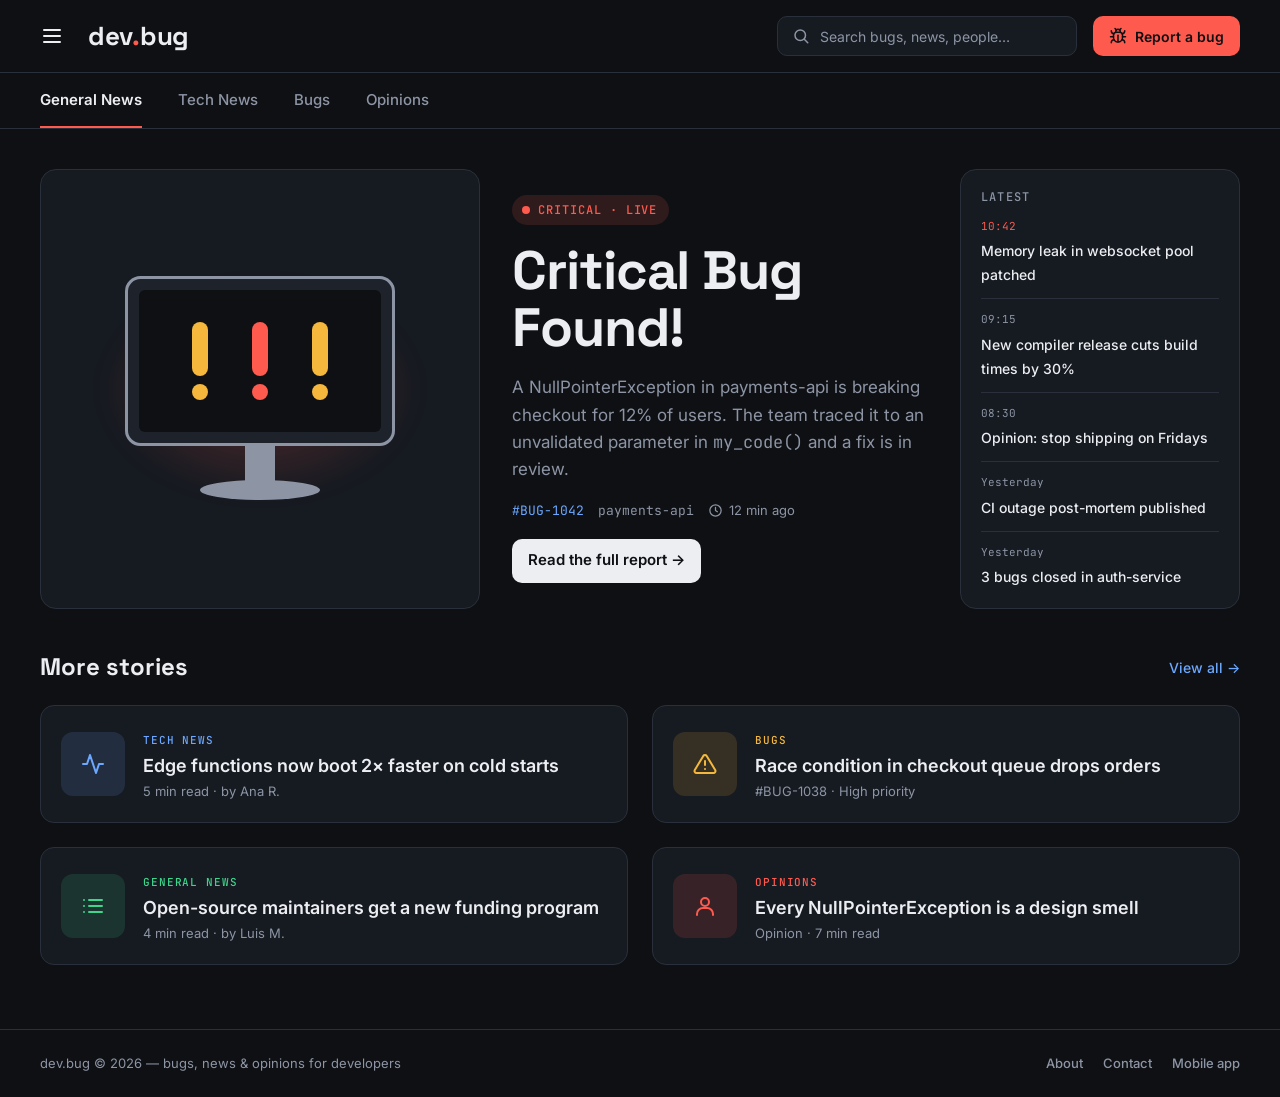
<file: index.html>
<!doctype html>
<html lang="en">
<head>
  <meta charset="utf-8">
  <meta name="viewport" content="width=device-width, initial-scale=1">
  <title>dev.bug — Bugs, news &amp; opinions for developers</title>
  <meta name="description" content="dev.bug: news, critical bug reports and opinions for developers.">
  <meta name="theme-color" content="#0E1014">
  <link rel="icon" href="img/favicon.svg" type="image/svg+xml">
  <link rel="preconnect" href="https://fonts.googleapis.com">
  <link rel="preconnect" href="https://fonts.gstatic.com" crossorigin>
  <link href="https://fonts.googleapis.com/css2?family=Inter:wght@400;500;600&family=JetBrains+Mono:wght@400;500;700&family=Space+Grotesk:wght@500;700&display=swap" rel="stylesheet">
  <link rel="stylesheet" href="css/styles.css">
</head>
<body>
  <!-- Iconos (sprite SVG) -->
  <svg class="sprite" xmlns="http://www.w3.org/2000/svg" aria-hidden="true">
    <symbol id="i-menu" viewBox="0 0 24 24"><path d="M4 6h16M4 12h16M4 18h16"/></symbol>
    <symbol id="i-x" viewBox="0 0 24 24"><path d="M18 6 6 18M6 6l12 12"/></symbol>
    <symbol id="i-bug" viewBox="0 0 24 24"><path d="M8 2l1.9 1.9M14.1 3.9L16 2"/><path d="M9 7.1V6a3 3 0 0 1 6 0v1.1"/><path d="M12 20c-3.3 0-6-2.7-6-6v-3a4 4 0 0 1 4-4h4a4 4 0 0 1 4 4v3c0 3.3-2.7 6-6 6z"/><path d="M12 20v-9"/><path d="M6.5 9C4.6 8.8 3 7.1 3 5M6 13H2M3 21c0-2.1 1.7-3.9 3.8-4M21 5c0 2.1-1.6 3.8-3.5 4M22 13h-4M17.2 17c2.1.1 3.8 1.9 3.8 4"/></symbol>
    <symbol id="i-search" viewBox="0 0 24 24"><circle cx="11" cy="11" r="7"/><path d="M21 21l-4.3-4.3"/></symbol>
    <symbol id="i-clock" viewBox="0 0 24 24"><circle cx="12" cy="12" r="9"/><path d="M12 7v5l3 2"/></symbol>
    <symbol id="i-activity" viewBox="0 0 24 24"><path d="M22 12h-4l-3 9L9 3l-3 9H2"/></symbol>
    <symbol id="i-alert" viewBox="0 0 24 24"><path d="M10.3 3.9L1.8 18a2 2 0 0 0 1.7 3h17a2 2 0 0 0 1.7-3L13.7 3.9a2 2 0 0 0-3.4 0z"/><path d="M12 9v4M12 17h.01"/></symbol>
    <symbol id="i-list" viewBox="0 0 24 24"><path d="M8 6h13M8 12h13M8 18h13M3 6h.01M3 12h.01M3 18h.01"/></symbol>
    <symbol id="i-user" viewBox="0 0 24 24"><circle cx="12" cy="8" r="4"/><path d="M4 21v-1a6 6 0 0 1 6-6h4a6 6 0 0 1 6 6v1"/></symbol>
    <symbol id="i-news" viewBox="0 0 24 24"><path d="M4 4h13a1 1 0 0 1 1 1v14a2 2 0 0 0 2 2H6a2 2 0 0 1-2-2z"/><path d="M18 8h2v11a2 2 0 0 1-2 2"/><path d="M8 8h6M8 12h6M8 16h4"/></symbol>
    <symbol id="i-phone" viewBox="0 0 24 24"><rect x="6" y="2" width="12" height="20" rx="2"/><path d="M11 18h2"/></symbol>
  </svg>

  <!-- Menú lateral -->
  <div class="overlay" data-close></div>
  <aside class="drawer" id="drawer" aria-label="Main menu">
    <div class="drawer__head">
      <span class="logo">dev<span class="dot">.</span>bug</span>
      <button class="icon-btn" data-close aria-label="Close menu"><svg class="icon" aria-hidden="true"><use href="#i-x"/></svg></button>
    </div>
    <nav>
      <a href="index.html" aria-current="page"><svg class="icon icon--sm" aria-hidden="true"><use href="#i-news"/></svg>News (desktop)</a>
      <a href="movil-inicio.html"><svg class="icon icon--sm" aria-hidden="true"><use href="#i-phone"/></svg>Bugs app (mobile)</a>
      <a href="movil-detalle.html"><svg class="icon icon--sm" aria-hidden="true"><use href="#i-bug"/></svg>Bug #1042 detail</a>
    </nav>
    <small>dev.bug · UI prototype</small>
  </aside>

  <header class="site-header">
    <div class="container">
      <button class="icon-btn" data-open-drawer aria-controls="drawer" aria-expanded="false" aria-label="Open menu">
        <svg class="icon" aria-hidden="true"><use href="#i-menu"/></svg>
      </button>
      <a href="index.html" class="logo" aria-label="dev.bug home">dev<span class="dot">.</span>bug</a>
      <label class="search">
        <svg class="icon icon--sm" aria-hidden="true"><use href="#i-search"/></svg>
        <span class="visually-hidden">Search</span>
        <input type="search" placeholder="Search bugs, news, people…">
      </label>
      <a href="#" class="btn btn--danger btn--sm report-btn" data-soon="Bug reporting" aria-label="Report a bug">
        <svg class="icon icon--sm" aria-hidden="true"><use href="#i-bug"/></svg><span>Report a bug</span>
      </a>
    </div>
  </header>

  <nav class="tabs" aria-label="Categories">
    <div class="container" role="tablist">
      <button class="tab" role="tab" aria-selected="true" data-filter="all">General News</button>
      <button class="tab" role="tab" aria-selected="false" data-filter="tech">Tech News</button>
      <button class="tab" role="tab" aria-selected="false" data-filter="bugs">Bugs</button>
      <button class="tab" role="tab" aria-selected="false" data-filter="opinions">Opinions</button>
    </div>
  </nav>

  <main class="home">
    <div class="container">

      <section class="hero" aria-labelledby="hero-title">
        <div class="illus">
          <svg viewBox="0 0 270 226" role="img" aria-label="Monitor showing three alert signs">
            <rect x="1.5" y="1.5" width="267" height="167" rx="14" fill="#1D222B" stroke="#8D95A5" stroke-width="3"/>
            <rect x="14" y="14" width="242" height="142" rx="6" fill="#0E1014"/>
            <g class="alert-mark" fill="#F5B83D"><rect x="67" y="46" width="16" height="54" rx="8"/><circle cx="75" cy="116" r="8"/></g>
            <g class="alert-mark" fill="#FF5A4E"><rect x="127" y="46" width="16" height="54" rx="8"/><circle cx="135" cy="116" r="8"/></g>
            <g class="alert-mark" fill="#F5B83D"><rect x="187" y="46" width="16" height="54" rx="8"/><circle cx="195" cy="116" r="8"/></g>
            <rect x="120" y="170" width="30" height="40" fill="#8D95A5"/>
            <ellipse cx="135" cy="214" rx="60" ry="10" fill="#8D95A5"/>
          </svg>
        </div>

        <div class="headline">
          <span class="chip chip--bug chip--lg">Critical · Live</span>
          <h1 id="hero-title">Critical Bug Found!</h1>
          <p>A NullPointerException in payments-api is breaking checkout for 12% of users. The team traced it to an unvalidated parameter in <code class="mono">my_code()</code> and a fix is in review.</p>
          <div class="meta">
            <span class="mono c-info">#BUG-1042</span>
            <span class="mono">payments-api</span>
            <span class="meta__time"><svg class="icon icon--xs" aria-hidden="true"><use href="#i-clock"/></svg>12 min ago</span>
          </div>
          <a href="movil-detalle.html" class="btn btn--light">Read the full report →</a>
        </div>

        <aside class="latest" aria-labelledby="latest-title">
          <h2 class="label" id="latest-title">Latest</h2>
          <ul>
            <li><time>10:42</time><a href="#" data-soon="Article">Memory leak in websocket pool patched</a></li>
            <li><time>09:15</time><a href="#" data-soon="Article">New compiler release cuts build times by 30%</a></li>
            <li><time>08:30</time><a href="#" data-soon="Article">Opinion: stop shipping on Fridays</a></li>
            <li><time>Yesterday</time><a href="#" data-soon="Article">CI outage post-mortem published</a></li>
            <li><time>Yesterday</time><a href="#" data-soon="Article">3 bugs closed in auth-service</a></li>
          </ul>
        </aside>
      </section>

      <section aria-labelledby="more-title">
        <div class="section-head">
          <h2 id="more-title">More stories</h2>
          <a href="#" class="link" data-soon="Archive">View all →</a>
        </div>
        <div class="stories">
          <a href="#" class="story" data-cat="tech" data-soon="Article">
            <span class="story__thumb bg-info"><svg class="icon" aria-hidden="true"><use href="#i-activity"/></svg></span>
            <div>
              <span class="story__cat t-info">Tech News</span>
              <h3>Edge functions now boot 2× faster on cold starts</h3>
              <p>5 min read · by Ana R.</p>
            </div>
          </a>
          <a href="#" class="story" data-cat="bugs" data-soon="Bug #1038">
            <span class="story__thumb bg-warn"><svg class="icon" aria-hidden="true"><use href="#i-alert"/></svg></span>
            <div>
              <span class="story__cat t-warn">Bugs</span>
              <h3>Race condition in checkout queue drops orders</h3>
              <p>#BUG-1038 · High priority</p>
            </div>
          </a>
          <a href="#" class="story" data-cat="general" data-soon="Article">
            <span class="story__thumb bg-ok"><svg class="icon" aria-hidden="true"><use href="#i-list"/></svg></span>
            <div>
              <span class="story__cat t-ok">General News</span>
              <h3>Open-source maintainers get a new funding program</h3>
              <p>4 min read · by Luis M.</p>
            </div>
          </a>
          <a href="#" class="story" data-cat="opinions" data-soon="Article">
            <span class="story__thumb bg-bug"><svg class="icon" aria-hidden="true"><use href="#i-user"/></svg></span>
            <div>
              <span class="story__cat t-bug">Opinions</span>
              <h3>Every NullPointerException is a design smell</h3>
              <p>Opinion · 7 min read</p>
            </div>
          </a>
        </div>
      </section>

    </div>
  </main>

  <footer class="site-footer">
    <div class="container">
      <span>dev.bug © 2026 — bugs, news &amp; opinions for developers</span>
      <nav aria-label="Footer">
        <a href="#" data-soon="About">About</a>
        <a href="#" data-soon="Contact">Contact</a>
        <a href="movil-inicio.html">Mobile app</a>
      </nav>
    </div>
  </footer>

  <div class="toast" role="status" aria-live="polite"></div>
  <script src="js/app.js"></script>
</body>
</html>
</file>
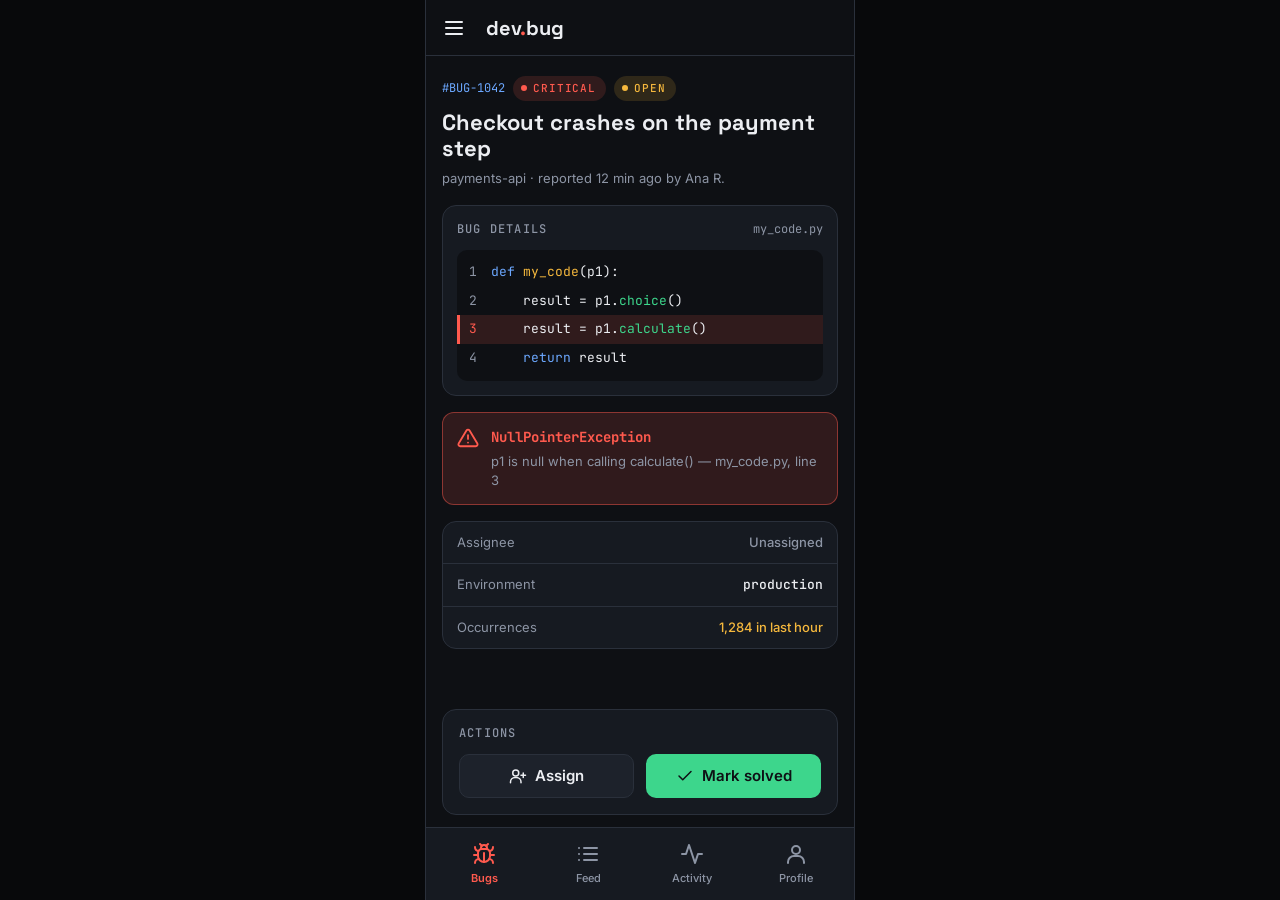
<file: movil-detalle.html>
<!doctype html>
<html lang="en">
<head>
  <meta charset="utf-8">
  <meta name="viewport" content="width=device-width, initial-scale=1, viewport-fit=cover">
  <title>dev.bug — Bug #1042</title>
  <meta name="description" content="dev.bug mobile: bug detail #BUG-1042, NullPointerException in payments-api.">
  <meta name="theme-color" content="#0E1014">
  <link rel="icon" href="img/favicon.svg" type="image/svg+xml">
  <link rel="preconnect" href="https://fonts.googleapis.com">
  <link rel="preconnect" href="https://fonts.gstatic.com" crossorigin>
  <link href="https://fonts.googleapis.com/css2?family=Inter:wght@400;500;600&family=JetBrains+Mono:wght@400;500;700&family=Space+Grotesk:wght@500;700&display=swap" rel="stylesheet">
  <link rel="stylesheet" href="css/styles.css">
</head>
<body class="app-body">
  <svg class="sprite" xmlns="http://www.w3.org/2000/svg" aria-hidden="true">
    <symbol id="i-menu" viewBox="0 0 24 24"><path d="M4 6h16M4 12h16M4 18h16"/></symbol>
    <symbol id="i-x" viewBox="0 0 24 24"><path d="M18 6 6 18M6 6l12 12"/></symbol>
    <symbol id="i-bug" viewBox="0 0 24 24"><path d="M8 2l1.9 1.9M14.1 3.9L16 2"/><path d="M9 7.1V6a3 3 0 0 1 6 0v1.1"/><path d="M12 20c-3.3 0-6-2.7-6-6v-3a4 4 0 0 1 4-4h4a4 4 0 0 1 4 4v3c0 3.3-2.7 6-6 6z"/><path d="M12 20v-9"/><path d="M6.5 9C4.6 8.8 3 7.1 3 5M6 13H2M3 21c0-2.1 1.7-3.9 3.8-4M21 5c0 2.1-1.6 3.8-3.5 4M22 13h-4M17.2 17c2.1.1 3.8 1.9 3.8 4"/></symbol>
    <symbol id="i-list" viewBox="0 0 24 24"><path d="M8 6h13M8 12h13M8 18h13M3 6h.01M3 12h.01M3 18h.01"/></symbol>
    <symbol id="i-activity" viewBox="0 0 24 24"><path d="M22 12h-4l-3 9L9 3l-3 9H2"/></symbol>
    <symbol id="i-user" viewBox="0 0 24 24"><circle cx="12" cy="8" r="4"/><path d="M4 21v-1a6 6 0 0 1 6-6h4a6 6 0 0 1 6 6v1"/></symbol>
    <symbol id="i-alert" viewBox="0 0 24 24"><path d="M10.3 3.9L1.8 18a2 2 0 0 0 1.7 3h17a2 2 0 0 0 1.7-3L13.7 3.9a2 2 0 0 0-3.4 0z"/><path d="M12 9v4M12 17h.01"/></symbol>
    <symbol id="i-check" viewBox="0 0 24 24"><path d="M20 6L9 17l-5-5"/></symbol>
    <symbol id="i-user-plus" viewBox="0 0 24 24"><circle cx="9" cy="8" r="4"/><path d="M2 21v-1a6 6 0 0 1 6-6h2a6 6 0 0 1 6 6v1M19 8v6M16 11h6"/></symbol>
    <symbol id="i-news" viewBox="0 0 24 24"><path d="M4 4h13a1 1 0 0 1 1 1v14a2 2 0 0 0 2 2H6a2 2 0 0 1-2-2z"/><path d="M18 8h2v11a2 2 0 0 1-2 2"/><path d="M8 8h6M8 12h6M8 16h4"/></symbol>
    <symbol id="i-phone" viewBox="0 0 24 24"><rect x="6" y="2" width="12" height="20" rx="2"/><path d="M11 18h2"/></symbol>
  </svg>

  <div class="overlay" data-close></div>
  <aside class="drawer" id="drawer" aria-label="Main menu">
    <div class="drawer__head">
      <span class="logo">dev<span class="dot">.</span>bug</span>
      <button class="icon-btn" data-close aria-label="Close menu"><svg class="icon" aria-hidden="true"><use href="#i-x"/></svg></button>
    </div>
    <nav>
      <a href="index.html"><svg class="icon icon--sm" aria-hidden="true"><use href="#i-news"/></svg>News (desktop)</a>
      <a href="movil-inicio.html"><svg class="icon icon--sm" aria-hidden="true"><use href="#i-phone"/></svg>Bugs app (mobile)</a>
      <a href="movil-detalle.html" aria-current="page"><svg class="icon icon--sm" aria-hidden="true"><use href="#i-bug"/></svg>Bug #1042 detail</a>
    </nav>
    <small>dev.bug · UI prototype</small>
  </aside>

  <div class="app">
    <header class="appbar">
      <button class="icon-btn" data-open-drawer aria-controls="drawer" aria-expanded="false" aria-label="Open menu">
        <svg class="icon" aria-hidden="true"><use href="#i-menu"/></svg>
      </button>
      <a href="movil-inicio.html" class="logo">dev<span class="dot">.</span>bug</a>
    </header>

    <main class="app-content">
      <div class="title-block">
        <div class="tags">
          <span class="mono c-info">#BUG-1042</span>
          <span class="chip chip--bug">Critical</span>
          <span class="chip chip--warn" data-status-chip data-open="Open" data-open-class="chip--warn">Open</span>
        </div>
        <h1>Checkout crashes on the payment step</h1>
        <p>payments-api · reported 12 min ago by Ana R.</p>
      </div>

      <section class="panel details" aria-labelledby="details-title">
        <div class="details__head">
          <h2 class="label" id="details-title">Bug details</h2>
          <span class="mono">my_code.py</span>
        </div>
        <div class="code" role="region" aria-label="Source code, error on line 3" tabindex="0">
          <div class="code__line"><span class="code__ln">1</span><span><span class="kw">def</span> <span class="fn">my_code</span>(p1):</span></div>
          <div class="code__line"><span class="code__ln">2</span><span>    result = p1.<span class="call">choice</span>()</span></div>
          <div class="code__line code__line--error"><span class="code__ln">3</span><span>    result = p1.<span class="call">calculate</span>()</span></div>
          <div class="code__line"><span class="code__ln">4</span><span>    <span class="kw">return</span> result</span></div>
        </div>
      </section>

      <div class="error-box" role="alert">
        <svg class="icon" aria-hidden="true"><use href="#i-alert"/></svg>
        <div>
          <strong>NullPointerException</strong>
          <p>p1 is null when calling calculate() — my_code.py, line 3</p>
        </div>
      </div>

      <dl class="panel info-rows">
        <div><dt>Assignee</dt><dd class="muted" data-assignee>Unassigned</dd></div>
        <div><dt>Environment</dt><dd class="mono">production</dd></div>
        <div><dt>Occurrences</dt><dd class="t-warn">1,284 in last hour</dd></div>
      </dl>
    </main>

    <div class="dock">
      <section class="actions" aria-label="Actions for bug #1042">
        <h2 class="label">Actions</h2>
        <div class="actions__row">
          <button class="btn btn--secondary" data-action="assign">
            <svg class="icon icon--sm" aria-hidden="true"><use href="#i-user-plus"/></svg><span>Assign</span>
          </button>
          <button class="btn btn--primary" data-action="solve">
            <svg class="icon icon--sm" aria-hidden="true"><use href="#i-check"/></svg><span>Mark solved</span>
          </button>
        </div>
      </section>
      <nav class="bottom-nav" aria-label="App">
        <a href="movil-inicio.html" class="nav-item" aria-current="page"><svg class="icon" aria-hidden="true"><use href="#i-bug"/></svg>Bugs</a>
        <a href="index.html" class="nav-item"><svg class="icon" aria-hidden="true"><use href="#i-list"/></svg>Feed</a>
        <a href="#" class="nav-item" data-soon="Activity"><svg class="icon" aria-hidden="true"><use href="#i-activity"/></svg>Activity</a>
        <a href="#" class="nav-item" data-soon="Profile"><svg class="icon" aria-hidden="true"><use href="#i-user"/></svg>Profile</a>
      </nav>
    </div>
  </div>

  <div class="sheet" role="dialog" aria-modal="true" aria-labelledby="sheet-title">
    <div class="sheet__grab"></div>
    <h2 id="sheet-title">Assign bug #1042 to…</h2>
    <ul>
      <li><button class="person" data-name="Ana R."><span class="avatar bg-info">AR</span><span>Ana R.<small>Backend · payments</small></span></button></li>
      <li><button class="person" data-name="Luis M."><span class="avatar bg-ok">LM</span><span>Luis M.<small>Full-stack</small></span></button></li>
      <li><button class="person" data-name="Sofía T."><span class="avatar bg-warn">ST</span><span>Sofía T.<small>QA</small></span></button></li>
    </ul>
  </div>

  <div class="toast" role="status" aria-live="polite"></div>
  <script src="js/app.js"></script>
</body>
</html>
</file>
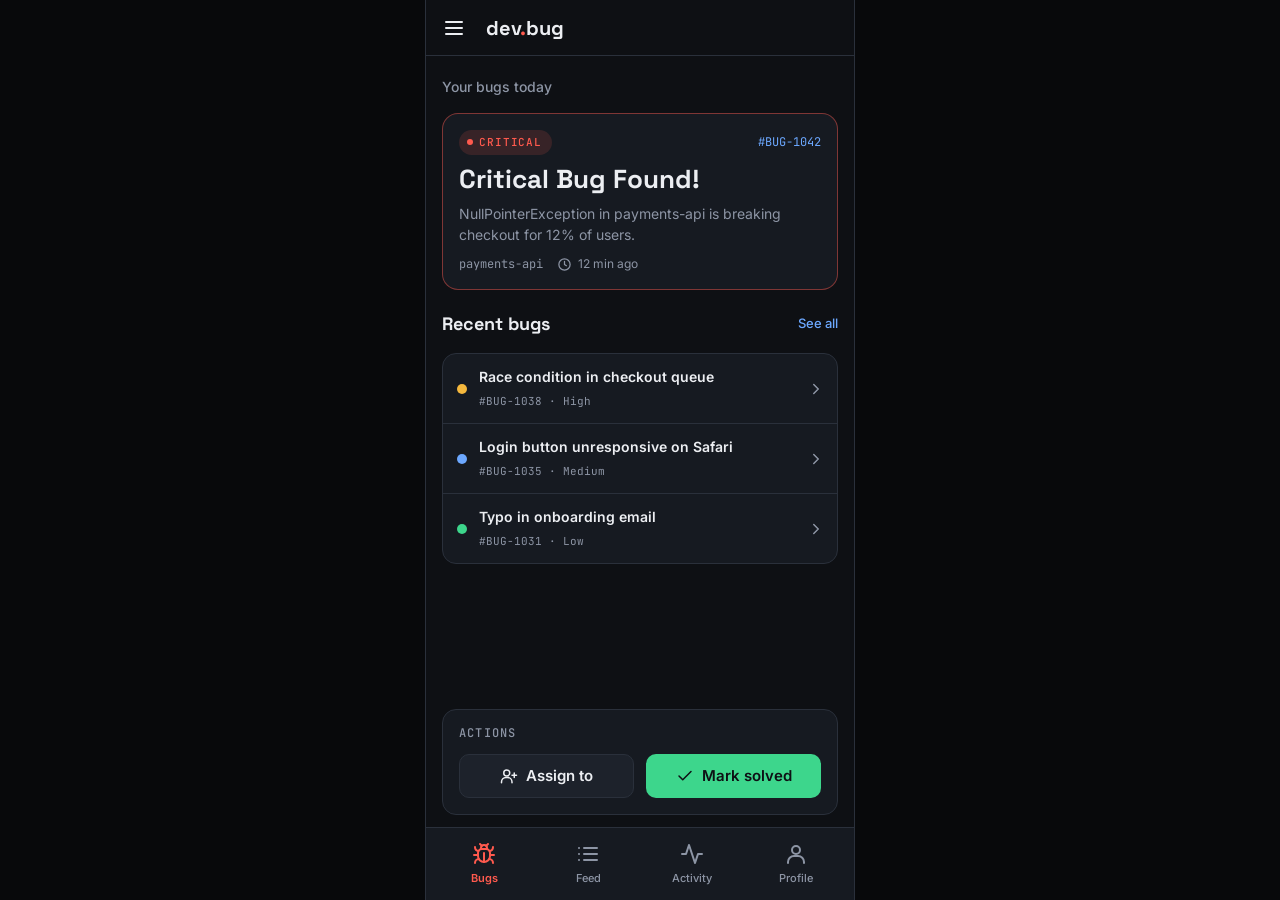
<file: movil-inicio.html>
<!doctype html>
<html lang="en">
<head>
  <meta charset="utf-8">
  <meta name="viewport" content="width=device-width, initial-scale=1, viewport-fit=cover">
  <title>dev.bug — Bugs</title>
  <meta name="description" content="dev.bug mobile: your bugs today.">
  <meta name="theme-color" content="#0E1014">
  <link rel="icon" href="img/favicon.svg" type="image/svg+xml">
  <link rel="preconnect" href="https://fonts.googleapis.com">
  <link rel="preconnect" href="https://fonts.gstatic.com" crossorigin>
  <link href="https://fonts.googleapis.com/css2?family=Inter:wght@400;500;600&family=JetBrains+Mono:wght@400;500;700&family=Space+Grotesk:wght@500;700&display=swap" rel="stylesheet">
  <link rel="stylesheet" href="css/styles.css">
</head>
<body class="app-body">
  <svg class="sprite" xmlns="http://www.w3.org/2000/svg" aria-hidden="true">
    <symbol id="i-menu" viewBox="0 0 24 24"><path d="M4 6h16M4 12h16M4 18h16"/></symbol>
    <symbol id="i-x" viewBox="0 0 24 24"><path d="M18 6 6 18M6 6l12 12"/></symbol>
    <symbol id="i-bug" viewBox="0 0 24 24"><path d="M8 2l1.9 1.9M14.1 3.9L16 2"/><path d="M9 7.1V6a3 3 0 0 1 6 0v1.1"/><path d="M12 20c-3.3 0-6-2.7-6-6v-3a4 4 0 0 1 4-4h4a4 4 0 0 1 4 4v3c0 3.3-2.7 6-6 6z"/><path d="M12 20v-9"/><path d="M6.5 9C4.6 8.8 3 7.1 3 5M6 13H2M3 21c0-2.1 1.7-3.9 3.8-4M21 5c0 2.1-1.6 3.8-3.5 4M22 13h-4M17.2 17c2.1.1 3.8 1.9 3.8 4"/></symbol>
    <symbol id="i-list" viewBox="0 0 24 24"><path d="M8 6h13M8 12h13M8 18h13M3 6h.01M3 12h.01M3 18h.01"/></symbol>
    <symbol id="i-activity" viewBox="0 0 24 24"><path d="M22 12h-4l-3 9L9 3l-3 9H2"/></symbol>
    <symbol id="i-user" viewBox="0 0 24 24"><circle cx="12" cy="8" r="4"/><path d="M4 21v-1a6 6 0 0 1 6-6h4a6 6 0 0 1 6 6v1"/></symbol>
    <symbol id="i-clock" viewBox="0 0 24 24"><circle cx="12" cy="12" r="9"/><path d="M12 7v5l3 2"/></symbol>
    <symbol id="i-chevron" viewBox="0 0 24 24"><path d="M9 18l6-6-6-6"/></symbol>
    <symbol id="i-check" viewBox="0 0 24 24"><path d="M20 6L9 17l-5-5"/></symbol>
    <symbol id="i-user-plus" viewBox="0 0 24 24"><circle cx="9" cy="8" r="4"/><path d="M2 21v-1a6 6 0 0 1 6-6h2a6 6 0 0 1 6 6v1M19 8v6M16 11h6"/></symbol>
    <symbol id="i-news" viewBox="0 0 24 24"><path d="M4 4h13a1 1 0 0 1 1 1v14a2 2 0 0 0 2 2H6a2 2 0 0 1-2-2z"/><path d="M18 8h2v11a2 2 0 0 1-2 2"/><path d="M8 8h6M8 12h6M8 16h4"/></symbol>
    <symbol id="i-phone" viewBox="0 0 24 24"><rect x="6" y="2" width="12" height="20" rx="2"/><path d="M11 18h2"/></symbol>
  </svg>

  <div class="overlay" data-close></div>
  <aside class="drawer" id="drawer" aria-label="Main menu">
    <div class="drawer__head">
      <span class="logo">dev<span class="dot">.</span>bug</span>
      <button class="icon-btn" data-close aria-label="Close menu"><svg class="icon" aria-hidden="true"><use href="#i-x"/></svg></button>
    </div>
    <nav>
      <a href="index.html"><svg class="icon icon--sm" aria-hidden="true"><use href="#i-news"/></svg>News (desktop)</a>
      <a href="movil-inicio.html" aria-current="page"><svg class="icon icon--sm" aria-hidden="true"><use href="#i-phone"/></svg>Bugs app (mobile)</a>
      <a href="movil-detalle.html"><svg class="icon icon--sm" aria-hidden="true"><use href="#i-bug"/></svg>Bug #1042 detail</a>
    </nav>
    <small>dev.bug · UI prototype</small>
  </aside>

  <div class="app">
    <header class="appbar">
      <button class="icon-btn" data-open-drawer aria-controls="drawer" aria-expanded="false" aria-label="Open menu">
        <svg class="icon" aria-hidden="true"><use href="#i-menu"/></svg>
      </button>
      <a href="movil-inicio.html" class="logo">dev<span class="dot">.</span>bug</a>
    </header>

    <main class="app-content">
      <p class="greeting">Your bugs today</p>

      <a href="movil-detalle.html" class="bug-card" aria-label="Open critical bug #BUG-1042">
        <div class="bug-card__top">
          <span class="chip chip--bug" data-status-chip data-open="Critical" data-open-class="chip--bug">Critical</span>
          <span class="mono c-info" style="font-size:12px">#BUG-1042</span>
        </div>
        <h2>Critical Bug Found!</h2>
        <p>NullPointerException in payments-api is breaking checkout for 12% of users.</p>
        <div class="meta">
          <span class="mono">payments-api</span>
          <span class="meta__time"><svg class="icon icon--xs" aria-hidden="true"><use href="#i-clock"/></svg>12 min ago</span>
        </div>
      </a>

      <div class="list-head">
        <h2>Recent bugs</h2>
        <a href="#" class="link" data-soon="All bugs">See all</a>
      </div>
      <ul class="bug-list">
        <li><a href="#" data-soon="Bug #1038">
          <span class="sev sev--high" aria-label="High severity"></span>
          <span class="grow"><strong>Race condition in checkout queue</strong><span class="mono">#BUG-1038 · High</span></span>
          <svg class="icon icon--sm" aria-hidden="true"><use href="#i-chevron"/></svg>
        </a></li>
        <li><a href="#" data-soon="Bug #1035">
          <span class="sev sev--med" aria-label="Medium severity"></span>
          <span class="grow"><strong>Login button unresponsive on Safari</strong><span class="mono">#BUG-1035 · Medium</span></span>
          <svg class="icon icon--sm" aria-hidden="true"><use href="#i-chevron"/></svg>
        </a></li>
        <li><a href="#" data-soon="Bug #1031">
          <span class="sev sev--low" aria-label="Low severity"></span>
          <span class="grow"><strong>Typo in onboarding email</strong><span class="mono">#BUG-1031 · Low</span></span>
          <svg class="icon icon--sm" aria-hidden="true"><use href="#i-chevron"/></svg>
        </a></li>
      </ul>
    </main>

    <div class="dock">
      <section class="actions" aria-label="Actions for bug #1042">
        <h2 class="label">Actions</h2>
        <div class="actions__row">
          <button class="btn btn--secondary" data-action="assign">
            <svg class="icon icon--sm" aria-hidden="true"><use href="#i-user-plus"/></svg><span>Assign to</span>
          </button>
          <button class="btn btn--primary" data-action="solve">
            <svg class="icon icon--sm" aria-hidden="true"><use href="#i-check"/></svg><span>Mark solved</span>
          </button>
        </div>
      </section>
      <nav class="bottom-nav" aria-label="App">
        <a href="movil-inicio.html" class="nav-item" aria-current="page"><svg class="icon" aria-hidden="true"><use href="#i-bug"/></svg>Bugs</a>
        <a href="index.html" class="nav-item"><svg class="icon" aria-hidden="true"><use href="#i-list"/></svg>Feed</a>
        <a href="#" class="nav-item" data-soon="Activity"><svg class="icon" aria-hidden="true"><use href="#i-activity"/></svg>Activity</a>
        <a href="#" class="nav-item" data-soon="Profile"><svg class="icon" aria-hidden="true"><use href="#i-user"/></svg>Profile</a>
      </nav>
    </div>
  </div>

  <div class="sheet" role="dialog" aria-modal="true" aria-labelledby="sheet-title">
    <div class="sheet__grab"></div>
    <h2 id="sheet-title">Assign bug #1042 to…</h2>
    <ul>
      <li><button class="person" data-name="Ana R."><span class="avatar bg-info">AR</span><span>Ana R.<small>Backend · payments</small></span></button></li>
      <li><button class="person" data-name="Luis M."><span class="avatar bg-ok">LM</span><span>Luis M.<small>Full-stack</small></span></button></li>
      <li><button class="person" data-name="Sofía T."><span class="avatar bg-warn">ST</span><span>Sofía T.<small>QA</small></span></button></li>
    </ul>
  </div>

  <div class="toast" role="status" aria-live="polite"></div>
  <script src="js/app.js"></script>
</body>
</html>
</file>
<file: css/styles.css>
/* ==========================================================
   dev.bug — estilos compartidos
   Los tokens coinciden con las variables del archivo de Figma
   (colección "Devbug / Colores").
   ========================================================== */

:root {
  --bg: #0E1014;
  --surface: #161A21;
  --raised: #1D222B;
  --border: #2A303B;
  --text: #ECEEF2;
  --muted: #8D95A5;

  --bug: #FF5A4E;
  --warn: #F5B83D;
  --ok: #3DD68C;
  --info: #6CA8FF;

  --bug-soft: rgba(255, 90, 78, .14);
  --warn-soft: rgba(245, 184, 61, .14);
  --ok-soft: rgba(61, 214, 140, .14);
  --info-soft: rgba(108, 168, 255, .14);
  --bug-line: rgba(255, 90, 78, .45);

  --font-display: 'Space Grotesk', system-ui, sans-serif;
  --font-body: 'Inter', system-ui, -apple-system, 'Segoe UI', sans-serif;
  --font-mono: 'JetBrains Mono', ui-monospace, 'SFMono-Regular', Menlo, monospace;
}

* { box-sizing: border-box; margin: 0; padding: 0; }
html { color-scheme: dark; -webkit-text-size-adjust: 100%; }
body {
  background: var(--bg);
  color: var(--text);
  font-family: var(--font-body);
  line-height: 1.5;
  -webkit-font-smoothing: antialiased;
}
a { color: inherit; text-decoration: none; }
button { font: inherit; color: inherit; background: none; border: 0; cursor: pointer; }
ul, ol { list-style: none; }
:focus-visible { outline: 2px solid var(--info); outline-offset: 2px; border-radius: 6px; }

.sprite { position: absolute; width: 0; height: 0; overflow: hidden; }
.icon {
  width: 24px; height: 24px; flex: none;
  stroke: currentColor; fill: none;
  stroke-width: 2; stroke-linecap: round; stroke-linejoin: round;
}
.icon--sm { width: 18px; height: 18px; }
.icon--xs { width: 15px; height: 15px; }

.visually-hidden {
  position: absolute; width: 1px; height: 1px; overflow: hidden;
  clip: rect(0 0 0 0); white-space: nowrap;
}

/* ---------- Piezas comunes ---------- */

.logo {
  font-family: var(--font-display);
  font-weight: 700;
  font-size: 26px;
  letter-spacing: -.01em;
  line-height: 1;
}
.logo .dot { color: var(--bug); }

.icon-btn {
  display: inline-grid; place-items: center;
  width: 40px; height: 40px; margin-left: -8px;
  border-radius: 10px;
}
.icon-btn:hover { background: var(--raised); }

.label {
  font-family: var(--font-mono);
  font-size: 12px; font-weight: 500;
  letter-spacing: .1em;
  text-transform: uppercase;
  color: var(--muted);
}

.mono { font-family: var(--font-mono); }
.muted { color: var(--muted); }
.c-info { color: var(--info); }

.chip {
  display: inline-flex; align-items: center; gap: 6px;
  padding: 4px 10px 4px 8px;
  border-radius: 999px;
  font-family: var(--font-mono);
  font-size: 11px; font-weight: 500;
  letter-spacing: .08em;
  text-transform: uppercase;
  white-space: nowrap;
}
.chip::before { content: ""; width: 6px; height: 6px; border-radius: 50%; background: currentColor; }
.chip--bug  { color: var(--bug);  background: var(--bug-soft); }
.chip--warn { color: var(--warn); background: var(--warn-soft); }
.chip--ok   { color: var(--ok);   background: var(--ok-soft); }
.chip--info { color: var(--info); background: var(--info-soft); }
.chip--lg { font-size: 12px; padding: 6px 12px 6px 10px; gap: 8px; }
.chip--lg::before { width: 8px; height: 8px; }

.btn {
  display: inline-flex; align-items: center; justify-content: center; gap: 8px;
  height: 44px; padding: 0 16px;
  border-radius: 10px;
  font-size: 15px; font-weight: 600;
  white-space: nowrap;
  transition: transform .1s ease, filter .15s ease, background-color .15s ease;
}
.btn:hover { filter: brightness(1.08); }
.btn:active { transform: scale(.98); }
.btn--primary   { background: var(--ok); color: var(--bg); }
.btn--secondary { background: var(--raised); border: 1px solid var(--border); }
.btn--danger    { background: var(--bug); color: var(--bg); }
.btn--light     { background: var(--text); color: var(--bg); }
.btn--sm { height: 40px; font-size: 14px; }

.meta {
  display: flex; flex-wrap: wrap; align-items: center; gap: 6px 14px;
  font-size: 13px; color: var(--muted);
}
.meta__time { display: inline-flex; align-items: center; gap: 6px; }

/* ---------- Menú lateral (hamburguesa) ---------- */

.overlay {
  position: fixed; inset: 0; z-index: 40;
  background: rgba(5, 6, 8, .6);
  opacity: 0; pointer-events: none;
  transition: opacity .2s ease;
}
.overlay.is-open { opacity: 1; pointer-events: auto; }

.drawer {
  position: fixed; top: 0; bottom: 0; left: 0; z-index: 50;
  width: min(300px, 85vw);
  padding: 20px;
  background: var(--surface);
  border-right: 1px solid var(--border);
  display: flex; flex-direction: column; gap: 24px;
  transform: translateX(-100%);
  transition: transform .25s ease;
}
.drawer.is-open { transform: none; }
.drawer__head { display: flex; align-items: center; justify-content: space-between; }
.drawer__head .logo { font-size: 22px; }
.drawer nav { display: flex; flex-direction: column; gap: 4px; }
.drawer nav a {
  display: flex; align-items: center; gap: 12px;
  padding: 12px; border-radius: 10px;
  font-weight: 500; color: var(--muted);
}
.drawer nav a:hover { background: var(--raised); color: var(--text); }
.drawer nav a[aria-current="page"] { background: var(--raised); color: var(--text); }
.drawer small { margin-top: auto; color: var(--muted); font-size: 12px; }

/* ---------- Toast ---------- */

.toast {
  position: fixed; left: 50%; bottom: 180px; z-index: 70;
  transform: translate(-50%, 12px);
  padding: 10px 16px;
  background: var(--text); color: var(--bg);
  border-radius: 10px;
  font-size: 14px; font-weight: 600;
  box-shadow: 0 10px 30px rgba(0, 0, 0, .4);
  opacity: 0; pointer-events: none;
  transition: opacity .2s ease, transform .2s ease;
  white-space: nowrap;
}
.toast.is-visible { opacity: 1; transform: translate(-50%, 0); }

/* ==========================================================
   ESCRITORIO — index.html
   ========================================================== */

.container { max-width: 1248px; margin: 0 auto; padding: 0 24px; }

.site-header { border-bottom: 1px solid var(--border); }
.site-header .container {
  display: flex; align-items: center; gap: 16px;
  height: 72px;
}
.search {
  margin-left: auto;
  display: flex; align-items: center; gap: 10px;
  width: 300px; height: 40px; padding: 0 14px;
  background: var(--surface);
  border: 1px solid var(--border);
  border-radius: 10px;
  color: var(--muted);
}
.search:focus-within { border-color: var(--info); }
.search input {
  flex: 1; min-width: 0;
  background: none; border: 0; outline: none;
  color: var(--text); font: inherit; font-size: 14px;
}
.search input::placeholder { color: var(--muted); }

.tabs { border-bottom: 1px solid var(--border); }
.tabs .container {
  display: flex; gap: 36px;
  overflow-x: auto; scrollbar-width: none;
}
.tabs .container::-webkit-scrollbar { display: none; }
.tab {
  padding: 16px 0 14px;
  font-size: 15px; font-weight: 500;
  color: var(--muted);
  border-bottom: 2px solid transparent;
  white-space: nowrap;
}
.tab:hover { color: var(--text); }
.tab[aria-selected="true"] { color: var(--text); font-weight: 600; border-bottom-color: var(--bug); }

.home { padding: 40px 0 64px; }
.home .container { display: flex; flex-direction: column; gap: 40px; }

/* Hero: ilustración · titular · últimas */
.hero {
  display: grid;
  grid-template-columns: 440px minmax(0, 1fr) 280px;
  gap: 32px;
}

.illus {
  position: relative;
  display: grid; place-items: center;
  min-height: 320px;
  background: var(--surface);
  border: 1px solid var(--border);
  border-radius: 16px;
  overflow: hidden;
}
.illus::before {
  content: "";
  position: absolute; width: 320px; height: 220px;
  background: radial-gradient(closest-side, rgba(255, 90, 78, .28), transparent);
  filter: blur(10px);
}
.illus svg { position: relative; width: 270px; height: auto; }
.alert-mark { animation: blink 2.4s ease-in-out infinite; }
.alert-mark:nth-of-type(2) { animation-delay: .3s; }
.alert-mark:nth-of-type(3) { animation-delay: .6s; }
@keyframes blink { 0%, 100% { opacity: 1; } 50% { opacity: .35; } }
@media (prefers-reduced-motion: reduce) { .alert-mark { animation: none; } }

.headline {
  display: flex; flex-direction: column; justify-content: center; align-items: flex-start;
  gap: 18px;
}
.headline h1 {
  font-family: var(--font-display);
  font-size: 54px; line-height: 1.05;
  letter-spacing: -.02em;
}
.headline p { font-size: 17px; line-height: 1.6; color: var(--muted); max-width: 46ch; }

.latest {
  background: var(--surface);
  border: 1px solid var(--border);
  border-radius: 16px;
  padding: 18px 20px 8px;
}
.latest li { padding: 12px 0; border-bottom: 1px solid var(--border); }
.latest li:last-child { border-bottom: 0; }
.latest time { display: block; font-family: var(--font-mono); font-size: 11px; color: var(--muted); margin-bottom: 4px; }
.latest li:first-child time { color: var(--bug); }
.latest a { font-size: 14px; font-weight: 500; line-height: 1.4; }
.latest a:hover { color: var(--info); }

/* Más historias */
.section-head { display: flex; align-items: center; justify-content: space-between; margin-bottom: 20px; }
.section-head h2 { font-family: var(--font-display); font-size: 24px; }
.link { color: var(--info); font-size: 14px; font-weight: 500; }
.link:hover { text-decoration: underline; }

.stories { display: grid; grid-template-columns: 1fr 1fr; gap: 24px; }
.story {
  display: flex; align-items: center; gap: 18px;
  padding: 20px;
  background: var(--surface);
  border: 1px solid var(--border);
  border-radius: 14px;
  transition: border-color .15s ease, transform .15s ease;
}
.story:hover { border-color: #3a4250; transform: translateY(-2px); }
.story[hidden] { display: none; }
.story__thumb {
  display: grid; place-items: center; flex: none;
  width: 64px; height: 64px; border-radius: 12px;
}
.story__cat { font-family: var(--font-mono); font-size: 11px; font-weight: 500; letter-spacing: .08em; text-transform: uppercase; }
.story h3 { font-size: 18px; font-weight: 600; line-height: 1.35; margin: 4px 0; }
.story p { font-size: 13px; color: var(--muted); }

.t-info { color: var(--info); } .bg-info { background: var(--info-soft); color: var(--info); }
.t-warn { color: var(--warn); } .bg-warn { background: var(--warn-soft); color: var(--warn); }
.t-ok   { color: var(--ok); }   .bg-ok   { background: var(--ok-soft);   color: var(--ok); }
.t-bug  { color: var(--bug); }  .bg-bug  { background: var(--bug-soft);  color: var(--bug); }

.site-footer { border-top: 1px solid var(--border); }
.site-footer .container {
  display: flex; flex-wrap: wrap; justify-content: space-between; gap: 12px;
  padding-top: 24px; padding-bottom: 24px;
  font-size: 13px; color: var(--muted);
}
.site-footer nav { display: flex; gap: 20px; font-weight: 500; }
.site-footer a:hover { color: var(--text); }

@media (max-width: 1100px) {
  .hero { grid-template-columns: minmax(0, 1fr) minmax(0, 1fr); }
  .latest { grid-column: 1 / -1; }
  .headline h1 { font-size: 44px; }
}
@media (max-width: 760px) {
  .container { padding: 0 16px; }
  .site-header .container { height: 60px; }
  .site-header .logo { font-size: 22px; }
  .search { display: none; }
  .report-btn { margin-left: auto; padding: 0 12px; }
  .report-btn span { display: none; }
  .tabs .container { gap: 24px; }
  .home { padding: 24px 0 40px; }
  .home .container { gap: 32px; }
  .hero { grid-template-columns: 1fr; gap: 20px; }
  .illus { min-height: 220px; }
  .illus svg { width: 200px; }
  .headline h1 { font-size: 36px; }
  .headline p { font-size: 16px; }
  .stories { grid-template-columns: 1fr; gap: 12px; }
  .story { padding: 16px; gap: 14px; }
  .story__thumb { width: 52px; height: 52px; }
  .story h3 { font-size: 16px; }
}

/* ==========================================================
   MÓVIL — movil-inicio.html y movil-detalle.html
   En pantallas grandes se muestran centradas a ancho de teléfono.
   ========================================================== */

.app-body { background: #08090B; }
.app {
  position: relative;
  width: 100%; max-width: 430px;
  min-height: 100vh; min-height: 100dvh;
  margin: 0 auto;
  display: flex; flex-direction: column;
  background: var(--bg);
}
@media (min-width: 431px) {
  .app { border-left: 1px solid var(--border); border-right: 1px solid var(--border); }
}

.appbar {
  position: sticky; top: 0; z-index: 10;
  display: flex; align-items: center; gap: 12px;
  height: 56px; padding: 0 16px;
  background: var(--bg);
  border-bottom: 1px solid var(--border);
}
.appbar .logo { font-size: 20px; }

.app-content {
  flex: 1;
  display: flex; flex-direction: column; gap: 16px;
  padding: 20px 16px 16px;
}

.dock {
  position: sticky; bottom: 0; z-index: 10;
  background: linear-gradient(to bottom, rgba(14, 16, 20, 0), var(--bg) 24px);
  padding-top: 12px;
}
.actions {
  margin: 0 16px 12px;
  padding: 14px 16px 16px;
  background: var(--surface);
  border: 1px solid var(--border);
  border-radius: 14px;
  display: flex; flex-direction: column; gap: 12px;
}
.actions__row { display: grid; grid-template-columns: 1fr 1fr; gap: 12px; }

.bottom-nav {
  display: flex; justify-content: space-between; align-items: center;
  height: 72px; padding: 0 32px;
  padding-bottom: env(safe-area-inset-bottom);
  box-sizing: content-box;
  background: var(--surface);
  border-top: 1px solid var(--border);
}
.nav-item {
  display: flex; flex-direction: column; align-items: center; gap: 4px;
  min-width: 52px;
  font-size: 11px; font-weight: 500;
  color: var(--muted);
}
.nav-item:hover { color: var(--text); }
.nav-item[aria-current="page"] { color: var(--bug); font-weight: 600; }

.greeting { font-size: 14px; font-weight: 500; color: var(--muted); }

.bug-card {
  display: flex; flex-direction: column; gap: 10px;
  padding: 16px;
  background: var(--surface);
  border: 1px solid var(--bug-line);
  border-radius: 16px;
  transition: border-color .2s ease;
}
.bug-card__top { display: flex; justify-content: space-between; align-items: center; }
.bug-card h2 { font-family: var(--font-display); font-size: 26px; line-height: 1.1; }
.bug-card p { font-size: 14px; color: var(--muted); }
.bug-card .meta { font-size: 12px; }
.is-solved .bug-card { border-color: rgba(61, 214, 140, .45); }

.list-head { display: flex; justify-content: space-between; align-items: center; padding-top: 4px; }
.list-head h2 { font-family: var(--font-display); font-size: 18px; }
.list-head .link { font-size: 13px; }

.bug-list {
  background: var(--surface);
  border: 1px solid var(--border);
  border-radius: 14px;
  overflow: hidden;
}
.bug-list a {
  display: flex; align-items: center; gap: 12px;
  padding: 12px 12px 12px 14px;
  border-bottom: 1px solid var(--border);
}
.bug-list li:last-child a { border-bottom: 0; }
.bug-list a:hover { background: var(--raised); }
.sev { width: 10px; height: 10px; border-radius: 50%; flex: none; }
.sev--high { background: var(--warn); }
.sev--med  { background: var(--info); }
.sev--low  { background: var(--ok); }
.bug-list strong { display: block; font-size: 14px; font-weight: 600; }
.bug-list span.mono { font-size: 11px; color: var(--muted); }
.bug-list .grow { flex: 1; min-width: 0; }
.bug-list .icon { color: var(--muted); }

/* Detalle */
.title-block { display: flex; flex-direction: column; gap: 8px; }
.tags { display: flex; flex-wrap: wrap; align-items: center; gap: 8px; font-size: 12px; }
.title-block h1 { font-family: var(--font-display); font-size: 22px; line-height: 1.2; }
.title-block p { font-size: 13px; color: var(--muted); }

.panel {
  background: var(--surface);
  border: 1px solid var(--border);
  border-radius: 14px;
}
.details { padding: 14px; display: flex; flex-direction: column; gap: 12px; }
.details__head { display: flex; justify-content: space-between; align-items: center; }
.details__head .mono { font-size: 12px; color: var(--muted); }

.code {
  padding: 8px 0;
  background: var(--bg);
  border-radius: 10px;
  font-family: var(--font-mono);
  font-size: 13px; line-height: 1.6;
  overflow-x: auto;
}
.code__line { display: flex; gap: 14px; padding: 4px 12px; white-space: pre; }
.code__ln { color: var(--muted); user-select: none; min-width: 1ch; text-align: right; }
.code__line--error { background: var(--bug-soft); box-shadow: inset 3px 0 0 var(--bug); }
.code__line--error .code__ln { color: var(--bug); }
.kw { color: var(--info); }
.fn { color: var(--warn); }
.call { color: var(--ok); }
.is-solved .code__line--error { background: var(--ok-soft); box-shadow: inset 3px 0 0 var(--ok); }
.is-solved .code__line--error .code__ln { color: var(--ok); }

.error-box {
  display: flex; gap: 12px;
  padding: 14px;
  background: var(--bug-soft);
  border: 1px solid var(--bug-line);
  border-radius: 12px;
  color: var(--bug);
}
.error-box .icon { width: 22px; height: 22px; }
.error-box strong { display: block; font-family: var(--font-mono); font-size: 14px; font-weight: 700; }
.error-box p { font-size: 13px; color: var(--muted); line-height: 1.45; margin-top: 4px; }

.info-rows div {
  display: flex; justify-content: space-between; align-items: center; gap: 12px;
  padding: 11px 14px;
  font-size: 13px;
  border-bottom: 1px solid var(--border);
}
.info-rows div:last-child { border-bottom: 0; }
.info-rows dt { color: var(--muted); }
.info-rows dd { font-weight: 500; text-align: right; }

/* Bottom sheet "Assign" */
.sheet {
  position: fixed; left: 50%; bottom: 0; z-index: 60;
  width: 100%; max-width: 430px;
  padding: 10px 16px calc(20px + env(safe-area-inset-bottom));
  background: var(--surface);
  border: 1px solid var(--border);
  border-bottom: 0;
  border-radius: 18px 18px 0 0;
  transform: translate(-50%, 105%);
  transition: transform .25s ease;
}
.sheet.is-open { transform: translate(-50%, 0); }
.sheet__grab { width: 40px; height: 4px; border-radius: 4px; background: var(--border); margin: 0 auto 14px; }
.sheet h2 { font-family: var(--font-display); font-size: 18px; margin-bottom: 10px; }
.sheet ul { display: flex; flex-direction: column; gap: 6px; }
.sheet button.person {
  width: 100%;
  display: flex; align-items: center; gap: 12px;
  padding: 10px 12px;
  border-radius: 10px;
  text-align: left;
}
.sheet button.person:hover { background: var(--raised); }
.avatar {
  display: grid; place-items: center; flex: none;
  width: 36px; height: 36px; border-radius: 50%;
  font-size: 13px; font-weight: 600;
}
.person small { display: block; color: var(--muted); font-size: 12px; }
</file>
